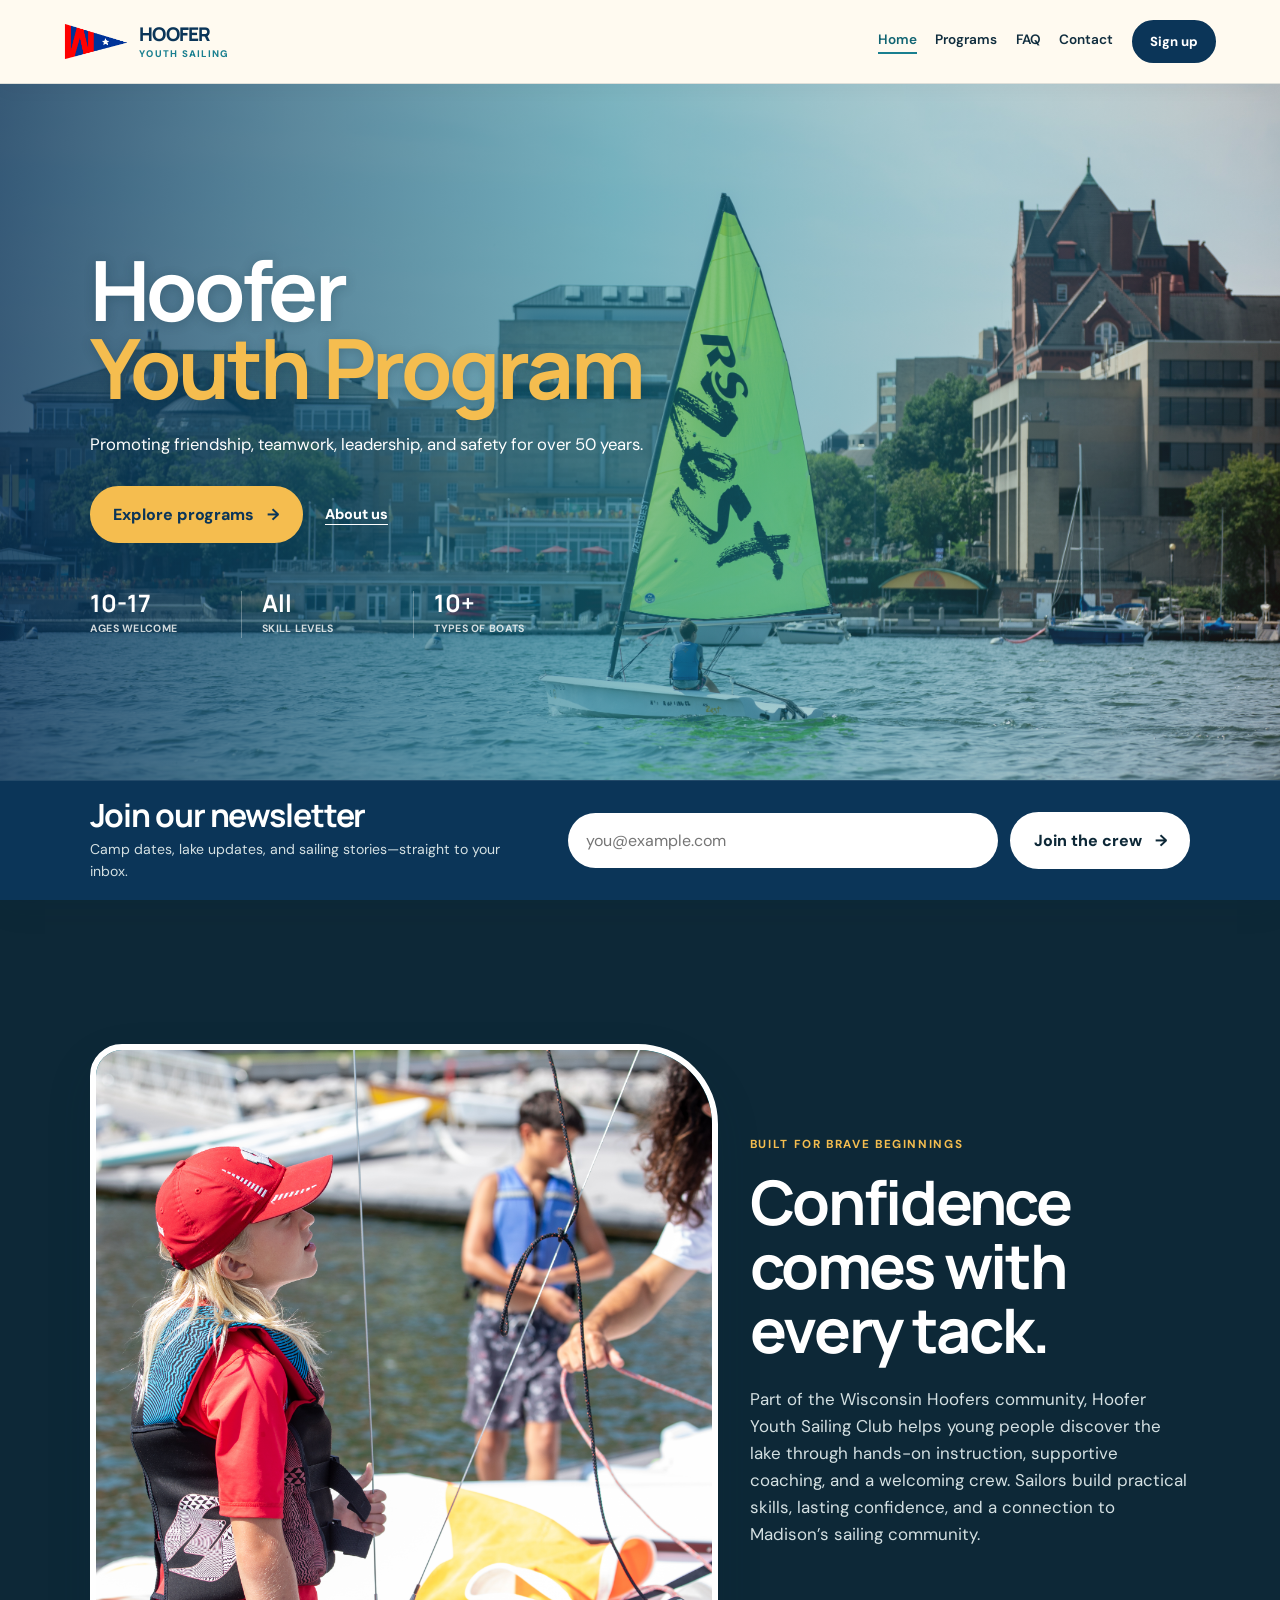
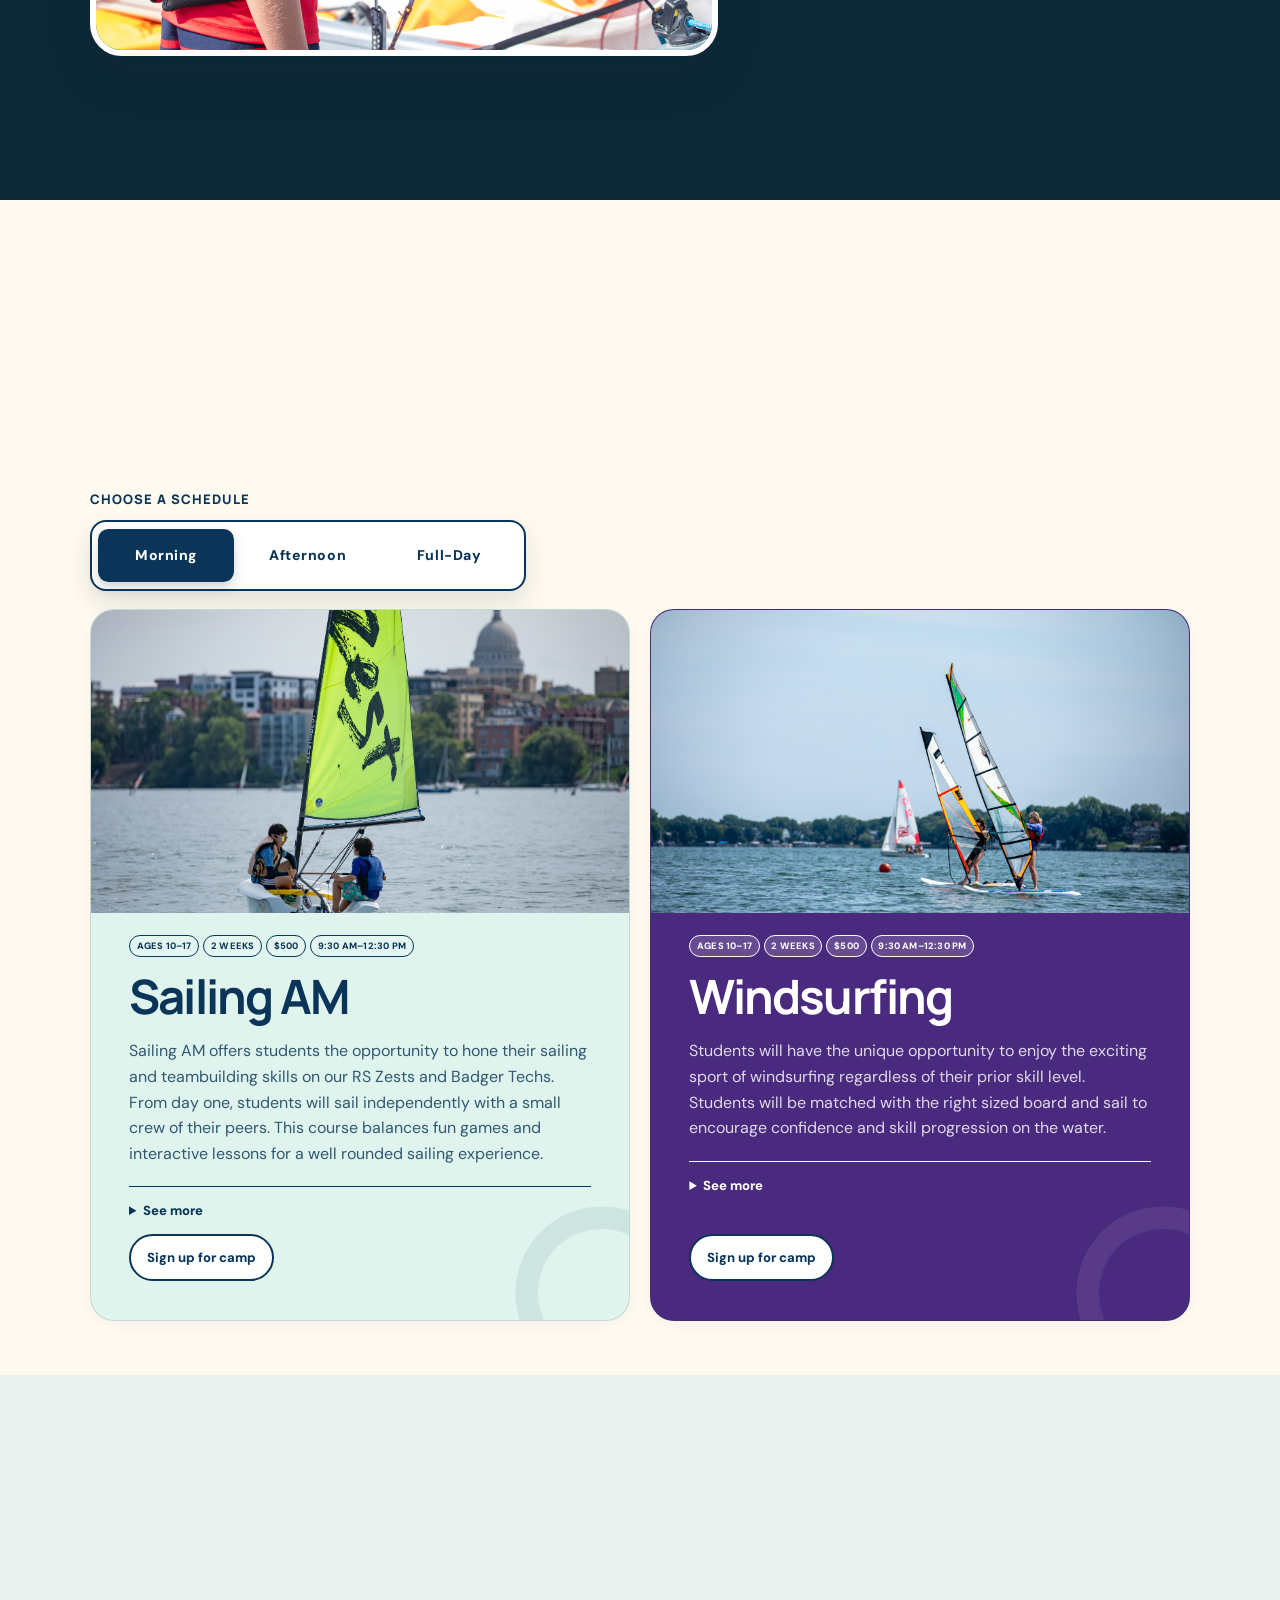
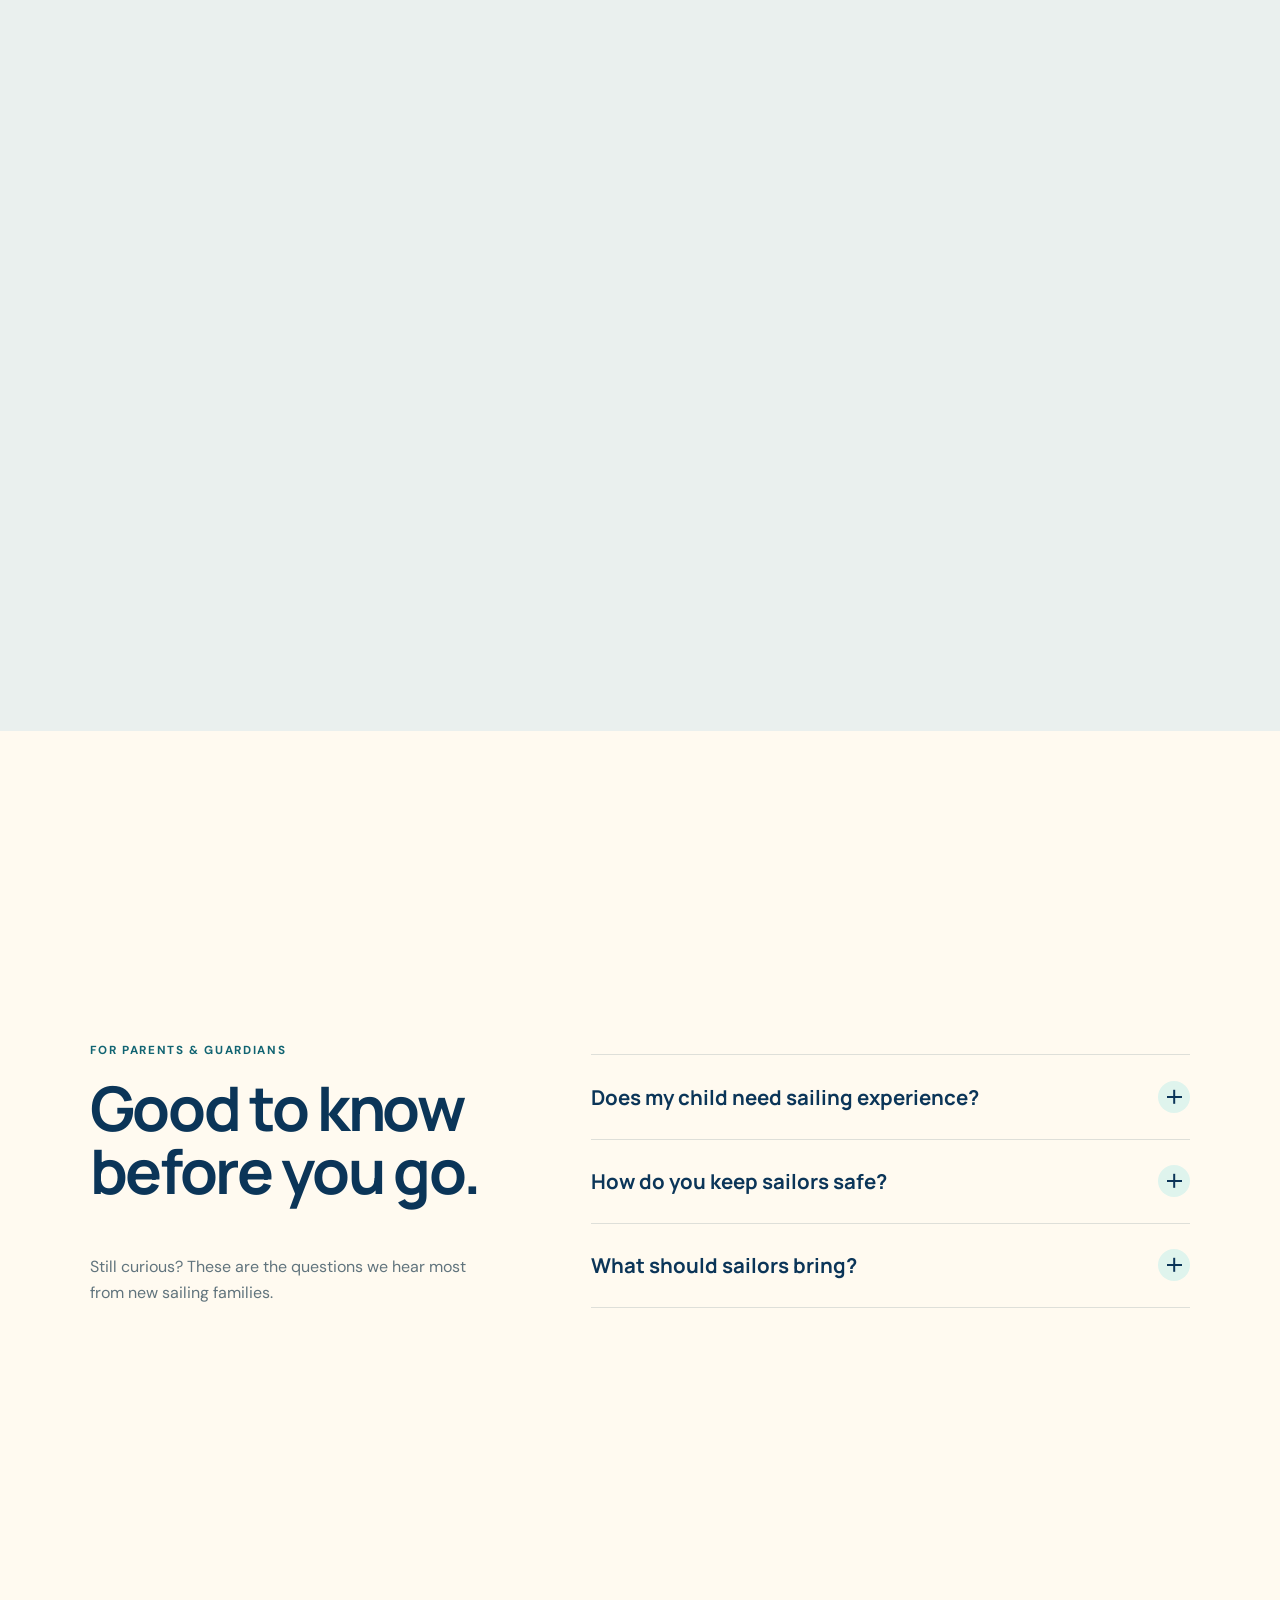
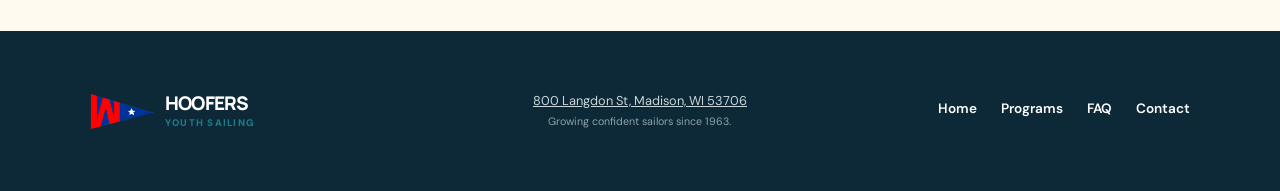
<file: index.html>
<!DOCTYPE html>
<html lang="en">
<head>
  <meta charset="UTF-8">
  <meta name="viewport" content="width=device-width, initial-scale=1.0">
  <meta name="description" content="Youth sailing programs that build confidence, teamwork, and a lifelong love of the water.">
  <title>Hoofer Youth Sailing | Find Your Crew</title>
  <link rel="preconnect" href="https://fonts.googleapis.com">
  <link rel="preconnect" href="https://fonts.gstatic.com" crossorigin>
  <link href="https://fonts.googleapis.com/css2?family=DM+Sans:wght@400;500;600;700&family=Manrope:wght@600;700;800&display=swap" rel="stylesheet">
  <link rel="stylesheet" href="styles.css">
</head>
<body>
  <header class="site-header" data-header>
    <a class="brand" href="./" aria-label="Hoofers Youth Sailing home">
      <img class="brand-mark" src="assets/HooferBurgee.png" alt="Hoofer Youth Sailing burgee" loading="eager">
      <span class="brand-copy">Hoofer <small>Youth Sailing</small></span>
    </a>
    <button id="menu-toggle" class="menu-toggle" type="button" aria-expanded="false" aria-controls="primary-nav">
      <span>Menu</span><i aria-hidden="true"></i>
    </button>
    <nav id="primary-nav" class="primary-nav" aria-label="Primary navigation">
      <a href="./" aria-current="page">Home</a>
      <a href="#programs">Programs</a>
      <a href="#faq">FAQ</a>
      <a href="contact/">Contact</a>
      <button class="button button-small" type="button" data-camp-signup>Sign up</button>
    </nav>
  </header>

  <main id="main-content">
    <section id="top" class="hero" aria-labelledby="hero-title">
      <div class="hero-copy" data-reveal>
        <h1 id="hero-title" aria-label="Your best summer starts here.">Hoofer<em>Youth Program</em></h1>
        <p class="hero-intro">Promoting friendship, teamwork, leadership, and safety for over 50 years.</p>
        <div class="hero-actions">
          <a class="button" href="#programs">Explore programs <span aria-hidden="true">→</span></a>
          <a class="text-link" href="#why-sailing">About us</a>
        </div>
        <ul class="trust-list" aria-label="Program highlights">
          <li><strong>10-17</strong><span>Ages welcome</span></li>
          <li><strong>All</strong><span>Skill levels</span></li>
          <li><strong>10+</strong><span>Types of Boats</span></li>
        </ul>
      </div>

    </section>

    <aside class="newsletter-banner" aria-labelledby="newsletter-title">
      <div class="newsletter-copy">
        <h2 id="newsletter-title">Join our newsletter</h2>
        <p>Camp dates, lake updates, and sailing stories—straight to your inbox.</p>
      </div>
      <form class="newsletter-form" data-newsletter-form novalidate>
        <label class="visually-hidden" for="newsletter-email">Email address</label>
        <input id="newsletter-email" name="email" type="email" autocomplete="email" placeholder="you@example.com" required>
        <button class="button" type="submit">Join the crew <span aria-hidden="true">→</span></button>
        <p class="newsletter-status" data-newsletter-status aria-live="polite"></p>
      </form>
    </aside>

    <section id="why-sailing" class="section confidence" aria-labelledby="confidence-title">
      <div class="confidence-visual" data-reveal>
        <div class="confidence-image" role="img" aria-label="Young sailors learning together around a sailboat"></div>
      </div>
      <div class="confidence-copy" data-reveal>
        <p class="eyebrow">Built for brave beginnings</p>
        <h2 id="confidence-title">Confidence comes with every tack.</h2>
        <p>Part of the Wisconsin Hoofers community, Hoofer Youth Sailing Club helps young people discover the lake through hands-on instruction, supportive coaching, and a welcoming crew. Sailors build practical skills, lasting confidence, and a connection to Madison’s sailing community.</p>
      </div>
    </section>

    <section id="programs" class="section programs" aria-labelledby="programs-title">
      <div class="section-heading" data-reveal>
        <div><p class="eyebrow"><h2 id="programs-title">Choose the course that fits your summer.</h2></div>
        </div>
      <div class="program-tabs">
        <p class="program-tabs-label">Choose a schedule</p>
        <div class="program-tab-list" role="tablist" aria-label="Course schedule">
          <button id="morning-tab" role="tab" aria-selected="true" aria-controls="morning-courses" data-program-tab type="button">Morning</button>
          <button id="afternoon-tab" role="tab" aria-selected="false" aria-controls="afternoon-courses" data-program-tab type="button" tabindex="-1">Afternoon</button>
          <button id="full-day-tab" role="tab" aria-selected="false" aria-controls="full-day-courses" data-program-tab type="button" tabindex="-1">Full-Day</button>
        </div>

        <div id="morning-courses" class="program-panel" role="tabpanel" aria-labelledby="morning-tab">
          <div class="program-grid program-grid-two">
            <article class="program-card program-discover">
              <img class="program-image" src="assets/SailingAM.jpg" alt="Young sailor learning to sail in the morning">
              <p class="program-meta"><span>Ages 10–17</span><span>2 weeks</span><span>$500</span><span>9:30 AM–12:30 PM</span></p>
              <h3>Sailing AM</h3>
              <p>Sailing AM offers students the opportunity to hone their sailing and teambuilding skills on our RS Zests and Badger Techs. From day one, students will sail independently with a small crew of their peers. This course balances fun games and interactive lessons for a well rounded sailing experience.
</p>
              <details class="program-more">
                <summary>See more</summary>
                <h4>Learning objectives:</h4>
                <ul>
                  <li>Independent rigging and derigging</li>
                  <li>Learn and identify all five points of sail</li>
                  <li>Improving proper sail trim</li>
                  <li>Improving on upwind sailing</li>
                  <li>Crew management and teamwork</li>
                  <li>Basic sailing terminology</li>
                  <li>Intermediate knot tying</li>
                  <li>Basic boat parts, sail controls, and their function</li>
                </ul>
              </details>
              <button class="program-signup" type="button" data-camp-signup>Sign up for camp</button>
            </article>
            <article class="program-card program-windsurf">
              <img class="program-image" src="assets/windsurfing.jpg" alt="Young sailor windsurfing on the lake">
              <p class="program-meta"><span>Ages 10–17</span><span>2 weeks</span><span>$500</span><span>9:30 AM–12:30 PM</span></p>
              <h3>Windsurfing</h3>
              <p>Students will have the unique opportunity to enjoy the exciting sport of windsurfing regardless of their prior skill level. Students will be matched with the right sized board and sail to encourage confidence and skill progression on the water.</p>
              <details class="program-more">
                <summary>See more</summary>
                <h4>Learning objectives:</h4>
                <ul>
                  <li>Proper windsurfer rigging</li>
                  <li>Basic parts of a windsurfer</li>
                  <li>Proper sail trim and steering</li>
                  <li>Self rescue and water safety</li>
                  <li>Finding wind direction</li>
                  <li>Ability to sail all five points of sail</li>
                </ul>
              </details>
              <button class="program-signup" type="button" data-camp-signup>Sign up for camp</button>
            </article>
          </div>
        </div>

        <div id="afternoon-courses" class="program-panel" role="tabpanel" aria-labelledby="afternoon-tab" hidden>
          <div class="program-grid program-grid-two">
            <article class="program-card program-discover">
              <img class="program-image" src="assets/SailingPM.jpg" alt="Young sailor learning to sail in the afternoon">
              <p class="program-meta"><span>Ages 10–17</span><span>2 weeks</span><span>$500</span><span>1:30 PM–4:30 PM</span></p>
              <h3>Sailing PM</h3>
              <p>Sailing PM offers students the opportunity to hone their sailing and teambuilding skills on our RS Zests and Badger Techs. From day one, students will sail independently with a small crew of their peers. This course balances fun games and interactive lessons for a well rounded sailing experience.
</p>
              <details class="program-more">
                <summary>See more</summary>
                <h4>Learning objectives:</h4>
                <ul>
                  <li>Independent rigging and derigging</li>
                  <li>Learn and identify all five points of sail</li>
                  <li>Improving proper sail trim</li>
                  <li>Improving on upwind sailing</li>
                  <li>Crew management and teamwork</li>
                  <li>Basic sailing terminology</li>
                  <li>Intermediate knot tying</li>
                  <li>Basic boat parts, sail controls, and their function</li>
                </ul>
              </details>
              <button class="program-signup" type="button" data-camp-signup>Sign up for camp</button>
            </article>
            <article class="program-card program-keelboat">
              <img class="program-image" src="assets/keelboat.jpg" alt="Young sailors aboard a keelboat">
              <p class="program-meta"><span>Ages 13–17</span><span>2 weeks</span><span>$500</span><span>1:30 PM–4:30 PM</span></p>
              <h3>Keelboat Clinic</h3>
              <p class="program-prerequisite"><strong>Prerequisites:</strong> Sailing Day Camp, Sailing AM, or Sailing PM</p>
              <p>In this course, students will sail on one of the many Hoofer keelboats ranging from our 33ft racers to a relaxing sail on one of our cruisers. Students will sail among a small crew of young sailors taking turns skippering and crewing as a team led by our specialized keelboat instructors.</p>
              <details class="program-more">
                <summary>See more</summary>
                <h4>Learning objectives:</h4>
                <ul>
                  <li>Gain leadership and teamworking skills</li>
                  <li>Ability to sail all five points of sail</li>
                  <li>Tacking and gybing</li>
                  <li>Keelboat safety</li>
                  <li>Basic rigging and derigging of keelboats</li>
                  <li>Effective sail trim and use of sail controls</li>
                  <li>Handling larger vessels under sail and under engine</li>
                  <li>Proficiency in tying common knots</li>
                </ul>
              </details>
              <button class="program-signup" type="button" data-camp-signup>Sign up for camp</button>
            </article>
          </div>
        </div>

        <div id="full-day-courses" class="program-panel" role="tabpanel" aria-labelledby="full-day-tab" hidden>
          <div class="program-grid">
            <article class="program-card program-intro">
              <img class="program-image" src="assets/Intro%20Daycamp.jpg" alt="Young sailors learning the basics in Intro to Sailing">
              <p class="program-meta"><span>Ages 10–17</span><span>1 week</span><span>$500</span><span>10:00 AM–4:00 PM</span></p>
              <h3>Intro to Sailing</h3>
              <p>Students will learn the fundamentals of sailing through hands-on instruction, interactive chalk talks, and on the water activities. Students start by sailing our Badger Sloops in small groups with their instructors, and progress to sailing our RS Zests or Badger Techs with their peers.</p>
              <details class="program-more">
                <summary>See more</summary>
                <h4>Learning objectives:</h4>
                <ul>
                  <li>Intro to rigging and derigging</li>
                  <li>Sail in any direction</li>
                  <li>Basic sail trim</li>
                  <li>Intro to boat parts</li>
                  <li>Safe capsize recovery</li>
                  <li>Tacking and gybing</li>
                  <li>Proper launching and landing on the pier</li>
                  <li>Basic knot tying</li>
                </ul>
              </details>
              <button class="program-signup" type="button" data-camp-signup>Sign up for camp</button>
            </article>
            <article class="program-card program-discover">
              <img class="program-image" src="assets/Daycamp.jpg" alt="Young sailors participating in sailing day camp">
              <p class="program-meta"><span>Ages 10–17</span><span>1 week</span><span>$500</span><span>10:00 AM–4:00 PM</span></p>
              <h3>Sailing Day Camp</h3>
              <p class="program-prerequisite"><strong>Prerequisites:</strong> Intro to Sailing or moderate sailing experience.</p>
              <p>Sailing Day Camp offers students the opportunity to hone their sailing and teambuilding skills on our RS Zests and Badger Techs. From day one, students will sail independently with a small crew of their peers. This course balances fun games and interactive lessons for a well rounded sailing experience.</p>
              <details class="program-more">
                <summary>See more</summary>
                <h4>Learning objectives:</h4>
                <ul>
                  <li>Independent rigging and derigging</li>
                  <li>Learn and identify all five points of sail</li>
                  <li>Improving proper sail trim</li>
                  <li>Improving on upwind sailing</li>
                  <li>Crew management and teamwork</li>
                  <li>Basic sailing terminology</li>
                  <li>Intermediate knot tying</li>
                  <li>Basic boat parts, sail controls, and their function</li>
                </ul>
              </details>
              <button class="program-signup" type="button" data-camp-signup>Sign up for camp</button>
            </article>
            <article class="program-card program-lead">
              <img class="program-image" src="assets/ADV%20Daycamp.jpg" alt="Advanced day campers sailing together">
              <p class="program-meta"><span>Ages 10–17</span><span>1 week</span><span>$500</span><span>10:00 AM–4:00 PM</span></p>
              <h3>Advanced Day Camp</h3>
              <p class="program-prerequisite"><strong>Prerequisites:</strong> Sailing Day Camp, Sailing AM, or Sailing PM.</p>
              <p>Advanced Sailing Day Camp builds off the foundation set from prior courses. Students will have the opportunity to sail our more advanced 420 and Topaz Ranger fleets. During this course, students will learn to work with their crew to complete sailing challenges and participate in fun sailing regattas with their peers.</p>
              <details class="program-more">
                <summary>See more</summary>
                <h4>Learning objectives:</h4>
                <ul>
                  <li>Advanced dingy rigging and derigging</li>
                  <li>Advanced sail control set up based on wind conditions</li>
                  <li>Racing techniques</li>
                  <li>Right of way rules</li>
                  <li>Spinnaker sailing</li>
                  <li>Advanced sailing maneuvers</li>
                  <li>Advanced sailing terminology</li>
                  <li>And much more!</li>
                </ul>
              </details>
              <button class="program-signup" type="button" data-camp-signup>Sign up for camp</button>
            </article>
          </div>
        </div>
      </div>
    </section>

    <section id="gallery" class="section gallery" aria-labelledby="gallery-title">
      <div class="gallery-heading" data-reveal>
        <p class="eyebrow">Life on the lake</p><h2 id="gallery-title">Sun out. Sails up.</h2>
      </div>
      <div class="slideshow" data-slideshow tabindex="0" aria-label="Youth sailing photo slideshow" data-reveal>
        <div class="slideshow-viewport" data-slideshow-viewport></div>
        <p class="slideshow-empty" data-slideshow-empty hidden>Photos coming soon.</p>
        <div class="slideshow-controls" data-slideshow-controls>
          <button class="slideshow-control" type="button" data-slide-previous aria-label="Previous photo"><span aria-hidden="true">←</span></button>
          <div class="slideshow-indicators" data-slide-indicators aria-label="Choose a photo"></div>
          <p class="slideshow-status" data-slide-status aria-live="polite"></p>
          <button class="slideshow-control" type="button" data-slide-next aria-label="Next photo"><span aria-hidden="true">→</span></button>
        </div>
      </div>
    </section>

    <section id="faq" class="section faq" aria-labelledby="faq-title">
      <div class="faq-heading" data-reveal><p class="eyebrow">For parents & guardians</p><h2 id="faq-title">Good to know before you go.</h2><p>Still curious? These are the questions we hear most from new sailing families.</p></div>
      <div class="faq-list" data-reveal>
        <div class="faq-item">
          <button data-faq-button type="button" aria-expanded="false" aria-controls="faq-experience"><span>Does my child need sailing experience?</span><i aria-hidden="true"></i></button>
          <div id="faq-experience" class="faq-panel" hidden><p>No. Discover programs are designed for first-time sailors, and every level includes an age-appropriate skills progression.</p></div>
        </div>
        <div class="faq-item">
          <button data-faq-button type="button" aria-expanded="false" aria-controls="faq-safety"><span>How do you keep sailors safe?</span><i aria-hidden="true"></i></button>
          <div id="faq-safety" class="faq-panel" hidden><p>Properly fitted life jackets, trained instructors, coach boats, small groups, and weather-aware plans are standard every day.</p></div>
        </div>
        <div class="faq-item">
          <button data-faq-button type="button" aria-expanded="false" aria-controls="faq-bring"><span>What should sailors bring?</span><i aria-hidden="true"></i></button>
          <div id="faq-bring" class="faq-panel" hidden><p>Bring sun protection, a refillable water bottle, secure closed-toe footwear, and comfortable clothes that can get wet.</p></div>
        </div>
      </div>
    </section>

  </main>

  <footer class="site-footer">
    <a class="brand brand-footer" href="./" aria-label="Hoofers Youth Sailing home"><img class="brand-mark" src="assets/HooferBurgee.png" alt="Hoofer Youth Sailing burgee" loading="eager"><span class="brand-copy">Hoofers <small>Youth Sailing</small></span></a>
    <p><a href="https://www.bing.com/maps?q=800%20Langdon%20St%2C%20Madison%2C%20WI%2053706" target="_blank" rel="noopener noreferrer">800 Langdon St, Madison, WI 53706</a><br><small>Growing confident sailors since 1963.</small></p>
    <nav aria-label="Footer navigation"><a href="./">Home</a><a href="#programs">Programs</a><a href="#faq">FAQ</a><a href="contact/">Contact</a></nav>
  </footer>

  <script src="js/common.js" defer></script>
  <script src="js/slideshow-manifest.js" defer></script>
  <script src="js/home.js" defer></script>
</body>
</html>
</file>
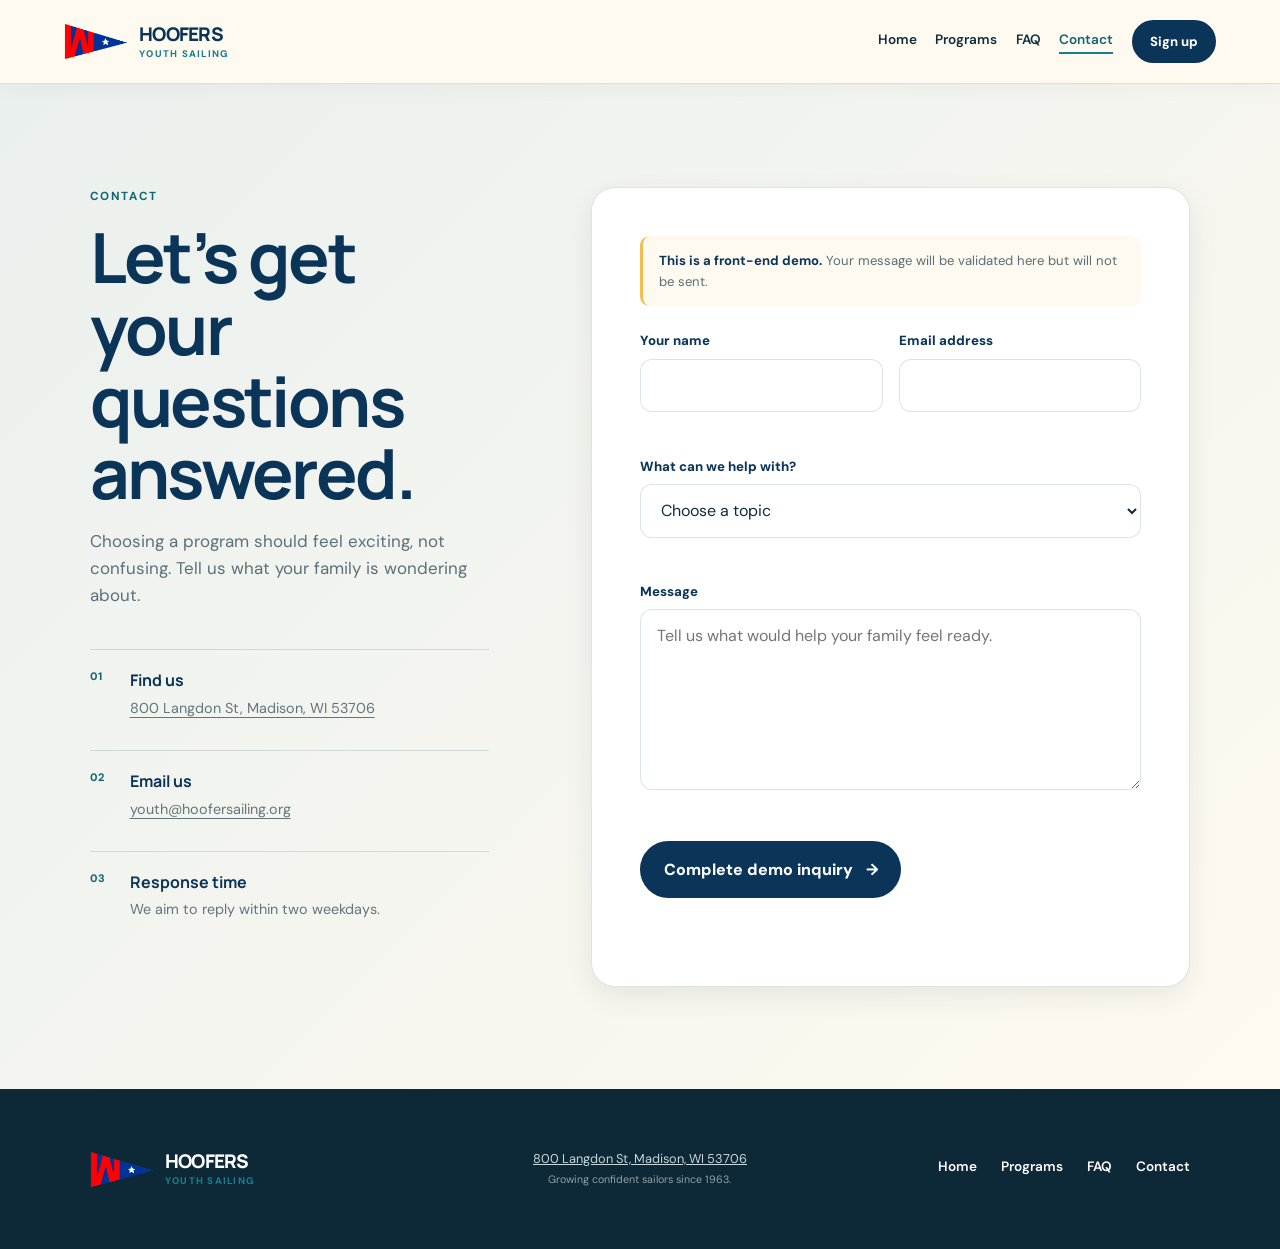
<file: contact/index.html>
<!DOCTYPE html>
<html lang="en">
<head>
  <meta charset="UTF-8"><meta name="viewport" content="width=device-width, initial-scale=1.0">
  <meta name="description" content="Contact Hoofers Youth Sailing with program questions.">
  <title>Contact | Hoofers Youth Sailing</title>
  <link rel="preconnect" href="https://fonts.googleapis.com"><link rel="preconnect" href="https://fonts.gstatic.com" crossorigin>
  <link href="https://fonts.googleapis.com/css2?family=DM+Sans:wght@400;500;600;700&family=Manrope:wght@600;700;800&display=swap" rel="stylesheet">
  <link rel="stylesheet" href="../styles.css">
</head>
<body>
  <header class="site-header" data-header>
    <a class="brand" href="../" aria-label="Hoofers Youth Sailing home"><img class="brand-mark" src="../assets/HooferBurgee.png" alt="Hoofer Youth Sailing burgee" loading="eager"><span class="brand-copy">Hoofers <small>Youth Sailing</small></span></a>
    <button id="menu-toggle" class="menu-toggle" type="button" aria-expanded="false" aria-controls="primary-nav"><span>Menu</span><i aria-hidden="true"></i></button>
    <nav id="primary-nav" class="primary-nav" aria-label="Primary navigation"><a href="../">Home</a><a href="../#programs">Programs</a><a href="../#faq">FAQ</a><a href="../contact/" aria-current="page">Contact</a><button class="button button-small" type="button" data-camp-signup>Sign up</button></nav>
  </header>
  <main id="main-content" class="page-main contact-page">
    <section class="contact-layout">
      <div class="contact-details" data-reveal><p class="eyebrow">Contact</p><h1>Let’s get your questions answered.</h1><p>Choosing a program should feel exciting, not confusing. Tell us what your family is wondering about.</p><div class="contact-cards"><article><span>01</span><strong>Find us</strong><p><a href="https://www.bing.com/maps?q=800%20Langdon%20St%2C%20Madison%2C%20WI%2053706" target="_blank" rel="noopener noreferrer">800 Langdon St, Madison, WI 53706</a></p></article><article><span>02</span><strong>Email us</strong><p><a href="mailto:youth@hoofersailing.org">youth@hoofersailing.org</a></p></article><article><span>03</span><strong>Response time</strong><p>We aim to reply within two weekdays.</p></article></div></div>
      <div class="form-card" data-reveal><p class="demo-note"><strong>This is a front-end demo.</strong> Your message will be validated here but will not be sent.</p><form data-demo-form data-form-kind="contact" data-success-message="Thanks—your demo inquiry is complete. No message was sent." novalidate>
        <div class="field-row"><div class="field"><label for="contact-name">Your name</label><input id="contact-name" name="name" type="text" autocomplete="name" required data-validate aria-describedby="contact-name-error"><p id="contact-name-error" class="field-error"></p></div><div class="field"><label for="contact-email">Email address</label><input id="contact-email" name="email" type="email" autocomplete="email" required data-validate aria-describedby="contact-email-error"><p id="contact-email-error" class="field-error"></p></div></div>
        <div class="field"><label for="contact-topic">What can we help with?</label><select id="contact-topic" name="topic" required data-validate aria-describedby="contact-topic-error"><option value="">Choose a topic</option><option>Choosing a program</option><option>Safety and accessibility</option><option>Schedule and weather</option><option>Something else</option></select><p id="contact-topic-error" class="field-error"></p></div>
        <div class="field"><label for="contact-message">Message</label><textarea id="contact-message" name="message" rows="6" required data-validate aria-describedby="contact-message-error" placeholder="Tell us what would help your family feel ready."></textarea><p id="contact-message-error" class="field-error"></p></div>
        <button class="button" type="submit">Complete demo inquiry <span aria-hidden="true">→</span></button><p class="form-status" data-form-status aria-live="polite"></p>
      </form></div>
    </section>
  </main>
  <footer class="site-footer"><a class="brand brand-footer" href="../" aria-label="Hoofers Youth Sailing home"><img class="brand-mark" src="../assets/HooferBurgee.png" alt="Hoofer Youth Sailing burgee" loading="eager"><span class="brand-copy">Hoofers <small>Youth Sailing</small></span></a><p><a href="https://www.bing.com/maps?q=800%20Langdon%20St%2C%20Madison%2C%20WI%2053706" target="_blank" rel="noopener noreferrer">800 Langdon St, Madison, WI 53706</a><br><small>Growing confident sailors since 1963.</small></p><nav aria-label="Footer navigation"><a href="../">Home</a><a href="../#programs">Programs</a><a href="../#faq">FAQ</a><a href="../contact/">Contact</a></nav></footer>
  <script src="../js/common.js" defer></script>
  <script src="../js/forms-common.js" defer></script>
  <script src="../js/contact.js" defer></script>
</body>
</html>
</file>
<file: styles.css>
:root {
  --navy: #0b3558;
  --navy-deep: #0d2837;
  --seafoam: #dff4ed;
  --ocean: #197f8f;
  --ocean-dark: #116472;
  --coral: #f4872d;
  --sunny: #f5bd4f;
  --cream: #fffaf0;
  --ink: #102d3e;
  --white: #ffffff;
  --mist: #eaf0ee;
  --sand: #e9e0d1;
  --edan-purple: #4a2a7e;
  --line: rgba(23, 57, 77, 0.14);
  --font-display: "Manrope", "Arial Black", sans-serif;
  --font-body: "DM Sans", Arial, sans-serif;
  --radius-sm: .85rem;
  --radius-lg: 1.5rem;
  --shadow: 0 1.25rem 3rem rgba(13, 40, 55, 0.12);
  --shadow-soft: 0 .65rem 1.8rem rgba(13, 40, 55, 0.08);
}

* { box-sizing: border-box; }
html { scroll-behavior: smooth; }
body {
  margin: 0;
  overflow-x: clip;
  background: var(--cream);
  color: var(--ink);
  font-family: var(--font-body);
  font-size: 1rem;
  line-height: 1.6;
}
body, button, a { -webkit-font-smoothing: antialiased; }
a { color: inherit; }
button { font: inherit; }
img { display: block; max-width: 100%; }
h1, h2, h3, p { margin-top: 0; }
h1, h2, h3 { font-family: var(--font-display); line-height: 1.04; letter-spacing: -0.038em; }
h2 { font-size: clamp(2.35rem, 4.8vw, 4.6rem); }
section[id] { scroll-margin-top: 5.5rem; }
*:focus-visible { outline: 3px solid var(--coral); outline-offset: 4px; }

.visually-hidden { position: absolute; width: 1px; height: 1px; padding: 0; overflow: hidden; clip: rect(0 0 0 0); white-space: nowrap; border: 0; }

.site-header {
  position: sticky; z-index: 50; top: 0; display: flex; align-items: center; justify-content: space-between;
  min-height: 4.8rem; padding: .6rem clamp(1.25rem, 5vw, 5.5rem); border-bottom: 1px solid var(--line);
  background: var(--cream); box-shadow: 0 .25rem 1.25rem rgba(13, 40, 55, .04); backdrop-filter: blur(18px);
}
.brand { display: inline-flex; align-items: center; gap: .7rem; color: var(--navy); text-decoration: none; line-height: 1; }
.brand-mark { display: block; width: 4rem; height: 4rem; object-fit: contain; padding: 0; background: transparent; border-radius: 0; box-shadow: none; }
.brand-copy { display: flex; flex-direction: column; justify-content: center; font-family: var(--font-display); font-size: 1.18rem; font-weight: 800; line-height: .95; letter-spacing: -.04em; text-transform: uppercase; }
.brand-copy small { display: block; margin-top: .32rem; color: var(--ocean); font-family: var(--font-body); font-size: .6rem; letter-spacing: .13em; }
.primary-nav { display: flex; align-items: center; gap: clamp(1.25rem, 2.5vw, 2.5rem); }
.primary-nav > a:not(.button), .site-footer nav a { font-size: .85rem; font-weight: 600; text-decoration: none; }
.primary-nav > a:not(.button)::after, .site-footer nav a::after { content: ""; display: block; width: 0; height: 2px; margin-top: 2px; background: var(--ocean); transition: width .2s ease; }
.primary-nav > a:hover::after, .site-footer nav a:hover::after { width: 100%; }
.menu-toggle { display: none; border: 0; background: transparent; color: var(--navy); font-weight: 800; }
.menu-toggle i, .menu-toggle i::before { display: block; width: 1.35rem; height: 2px; background: currentColor; content: ""; transition: transform .2s ease; }
.menu-toggle i::before { transform: translateY(6px); }
.menu-toggle[aria-expanded="true"] i { transform: translateY(3px) rotate(45deg); }
.menu-toggle[aria-expanded="true"] i::before { transform: rotate(-90deg); }

.button {
  display: inline-flex; align-items: center; justify-content: center; gap: .8rem; min-height: 3.35rem; padding: .85rem 1.35rem;
  border: 2px solid var(--navy); border-radius: 999px; background: var(--navy); color: var(--white);
  font-weight: 800; text-decoration: none; transition: transform .2s ease, box-shadow .2s ease, background .2s ease;
}
.button:hover { background: var(--navy-deep); transform: translateY(-2px); box-shadow: 0 .7rem 1.3rem rgba(13, 40, 55, .18); }
.button span { transition: transform .2s ease; }
.button:hover span { transform: translateX(4px); }
.button-small { min-height: 2.7rem; padding: .55rem 1rem; font-size: .82rem; }

.eyebrow { margin-bottom: 1rem; color: var(--ocean-dark); font-size: .73rem; font-weight: 700; letter-spacing: .14em; text-transform: uppercase; }
.hero {
  position: relative; display: grid; grid-template-columns: minmax(0, 43rem); align-items: center;
  min-height: calc(100vh - 5.25rem); padding: clamp(3.5rem, 7vw, 7.5rem) clamp(1.25rem, 7vw, 7.5rem) clamp(4rem, 7vw, 6.5rem);
  background: linear-gradient(90deg, rgba(11, 53, 88, .76) 0%, rgba(25, 127, 143, .52) 48%, rgba(245, 189, 79, .08) 100%), url("assets/HeroBanner.jpg") center 67% / cover no-repeat;
}
.hero-copy { position: relative; z-index: 2; max-width: 43rem; }
.hero-copy .eyebrow { display: flex; align-items: center; gap: .7rem; }
.hero-copy .eyebrow span { width: 2rem; height: 2px; background: var(--coral); }
.hero h1 { margin-bottom: 1.5rem; color: var(--white); font-size: clamp(3.6rem, 6.5vw, 6.7rem); line-height: .94; text-shadow: 0 .12rem .7rem rgba(13, 40, 55, .24); }
.hero h1 em { display: block; color: var(--sunny); font-style: normal; }
.hero-intro { max-width: 35rem; margin-bottom: 1.8rem; color: var(--white); font-size: clamp(1rem, 1.3vw, 1.16rem); }
.hero-actions { display: flex; align-items: center; gap: 1.4rem; flex-wrap: wrap; }
.hero .button { border-color: var(--sunny); background: var(--sunny); color: var(--navy); }
.hero .button:hover { border-color: var(--cream); background: var(--cream); }
.text-link { color: var(--white); font-size: .9rem; font-weight: 800; text-underline-offset: .3rem; }
.trust-list { display: flex; gap: 0; max-width: 31rem; margin: 3rem 0 0; padding: 0; list-style: none; }
.trust-list li { display: flex; flex: 1; flex-direction: column; padding-right: 1rem; border-right: 1px solid rgba(252, 252, 250, .3); }
.trust-list li + li { padding-left: 1.25rem; }
.trust-list li:last-child { border: 0; }
.trust-list strong { color: var(--white); font-family: var(--font-display); font-size: 1.5rem; line-height: 1; }
.trust-list span { margin-top: .4rem; color: rgba(252, 252, 250, .82); font-size: .66rem; font-weight: 700; letter-spacing: .03em; text-transform: uppercase; }
.image-placeholder { position: relative; display: flex; overflow: hidden; background-color: #a8d8dc; color: var(--navy); isolation: isolate; }
.image-placeholder::before { content: ""; position: absolute; z-index: -1; inset: 0; opacity: .65; background-image: linear-gradient(145deg, transparent 49.5%, rgba(11,53,88,.14) 50%, transparent 50.5%), linear-gradient(35deg, transparent 49.5%, rgba(11,53,88,.11) 50%, transparent 50.5%); background-size: 4rem 4rem; }
.placeholder-icon { position: absolute; top: 1.5rem; right: 1.5rem; display: grid; width: 2.7rem; height: 2.7rem; place-items: center; border-radius: 50%; background: rgba(255,255,255,.8); font-size: 1.2rem; }
.placeholder-label { display: inline-flex; flex-direction: column; padding: .7rem .9rem; border-radius: .7rem; background: rgba(255,255,255,.88); font-size: .82rem; font-weight: 800; line-height: 1.2; }
.placeholder-label small { margin-bottom: .25rem; color: var(--ocean-dark); font-size: .58rem; letter-spacing: .1em; text-transform: uppercase; }

.newsletter-banner { position: relative; z-index: 2; display: grid; grid-template-columns: minmax(15rem, .8fr) minmax(25rem, 1.2fr); gap: clamp(2rem, 5vw, 5rem); align-items: center; min-height: 7.5rem; margin-top: -1.5rem; padding: 1rem clamp(1.25rem, 7vw, 7.5rem); border-top: 1px solid rgba(252,252,250,.1); background: var(--navy); color: var(--white); box-shadow: var(--shadow-soft); }
.newsletter-copy h2 { margin-bottom: .35rem; color: var(--white); font-size: clamp(1.5rem, 2.5vw, 2.2rem); letter-spacing: -.035em; }
.newsletter-copy p { margin: 0; color: #d4e0e2; font-size: .88rem; }
.newsletter-form { position: relative; display: grid; grid-template-columns: minmax(12rem, 1fr) auto; gap: .65rem .75rem; align-items: center; }
.newsletter-form input { width: 100%; min-height: 3.35rem; padding: .8rem 1rem; border: 2px solid transparent; border-radius: 999px; background: var(--white); color: var(--ink); font: inherit; }
.newsletter-form input:focus { border-color: var(--sunny); box-shadow: 0 0 0 .25rem rgba(197,163,106,.2); outline: 0; }
.newsletter-form .button { border-color: var(--white); background: var(--white); color: var(--navy-deep); white-space: nowrap; }
.newsletter-form .button:hover { border-color: var(--sand); background: var(--sand); }
.newsletter-status { position: absolute; top: calc(100% + .25rem); right: 0; left: 0; min-height: 1.2rem; margin: 0; color: var(--sunny); font-size: .78rem; font-weight: 800; }

.section { padding: clamp(5rem, 9vw, 9rem) clamp(1.25rem, 7vw, 7.5rem); }
.section-heading { display: grid; grid-template-columns: 1.2fr .65fr; gap: 4rem; align-items: end; max-width: 85rem; margin: 0 auto 4rem; }
.section-heading h2 { max-width: 13ch; margin-bottom: 0; color: var(--navy); }
.section-heading > p { margin-bottom: .6rem; color: #61747d; font-size: 1.02rem; }
.programs { background: var(--cream); }
.program-tabs { max-width: 85rem; margin: 0 auto; }
.program-tabs-label { margin: 0 0 .65rem; color: var(--navy); font-family: var(--font-display); font-size: .82rem; font-weight: 800; letter-spacing: .08em; text-transform: uppercase; }
.program-tab-list { display: flex; gap: .35rem; width: fit-content; max-width: 100%; padding: .4rem; border: 2px solid var(--navy); border-radius: 1rem; background: var(--white); box-shadow: 0 .7rem 1.5rem rgba(13, 40, 55, .12); }
.program-tab-list button { min-width: 8.5rem; min-height: 3.25rem; padding: .85rem 1.4rem; border: 2px solid transparent; border-radius: .65rem; background: transparent; color: var(--navy); cursor: pointer; font: inherit; font-size: .88rem; font-weight: 800; letter-spacing: .04em; transition: background .1s ease, color .1s ease, border-color .1s ease, transform .1s ease; }
.program-tab-list button:hover { border-color: var(--ocean); background: var(--seafoam); }
.program-tab-list button[aria-selected="true"] { background: var(--navy); color: var(--white); box-shadow: 0 .35rem .75rem rgba(13, 40, 55, .2); }
.program-tab-list button[aria-selected="true"]:hover { border-color: var(--navy); background: var(--navy-deep); }
.program-tab-list button:focus-visible { outline-offset: 2px; }
.program-panel { margin-top: 2rem; }
.program-panel[hidden] { display: none; }
.program-grid { display: grid; grid-template-columns: repeat(3, 1fr); gap: 1.25rem; max-width: 85rem; margin: 0 auto; }
.program-grid-two { grid-template-columns: repeat(2, minmax(0, 1fr)); }
.program-card { --card-padding: clamp(1.5rem, 3vw, 2.4rem); position: relative; display: flex; flex-direction: column; min-height: 29rem; padding: var(--card-padding); overflow: hidden; border: 1px solid var(--line); border-radius: var(--radius-lg); box-shadow: 0 .25rem .9rem rgba(13,40,55,.035); transition: transform .25s ease, box-shadow .25s ease; }
.program-card:hover { transform: translateY(-.3rem); box-shadow: var(--shadow); }
.program-card::after { content: ""; position: absolute; right: -2.4rem; bottom: -2.4rem; width: 8rem; height: 8rem; border: 1px solid currentColor; border-radius: 50%; opacity: .08; box-shadow: 0 0 0 1.25rem transparent, 0 0 0 1.35rem currentColor; }
.program-discover { background: var(--seafoam); color: var(--navy); }
.program-develop { background: var(--ink); color: var(--white); }
.program-lead { background: var(--ink); color: var(--white); }
.program-windsurf { background: var(--edan-purple); color: var(--white); }
.program-keelboat { background: var(--ocean); color: var(--white); }
.program-intro { background: var(--sunny); color: var(--ink); }
.program-image-placeholder { display: grid; width: calc(100% + (2 * var(--card-padding))); aspect-ratio: 16 / 9; margin: calc(-1 * var(--card-padding)) calc(-1 * var(--card-padding)) 1.75rem; place-items: center; border: 0; border-radius: 0; background: rgba(255,255,255,.22); }
.program-image { display: block; width: calc(100% + (2 * var(--card-padding))); max-width: none; aspect-ratio: 16 / 9; margin: calc(-1 * var(--card-padding)) calc(-1 * var(--card-padding)) 1.75rem; object-fit: cover; }
.program-image-placeholder span { opacity: .66; font-size: .64rem; font-weight: 800; letter-spacing: .12em; text-transform: uppercase; }
.program-meta { display: flex; flex-wrap: nowrap; gap: .25rem; margin-bottom: .9rem; font-size: .58rem; font-weight: 800; letter-spacing: .02em; text-transform: uppercase; }
.program-meta span { padding: .28rem .42rem; border: 1px solid currentColor; border-radius: 999px; background: rgba(255,255,255,.16); line-height: 1.2; white-space: nowrap; }
.program-card h3 { max-width: 11ch; margin-bottom: 1.1rem; font-size: clamp(2.3rem, 3.7vw, 3.5rem); }
.program-prerequisite { margin: -.35rem 0 .9rem; font-size: .76rem; font-style: italic; line-height: 1.4; opacity: .8; }
.program-prerequisite strong { font-style: normal; }
.program-card > p:not(.program-meta):not(.program-prerequisite) { min-height: 7.5rem; opacity: .82; }
.program-more { position: relative; z-index: 2; margin-top: .25rem; border-top: 1px solid currentColor; }
.program-more summary { padding: .8rem 0; cursor: pointer; font-size: .82rem; font-weight: 800; }
.program-more h4 { margin: .15rem 0 .5rem; font-size: .82rem; }
.program-more ul { margin: 0 0 .9rem; padding-left: 1.2rem; font-size: .82rem; }
.program-more li + li { margin-top: .35rem; }
.program-signup { position: relative; z-index: 2; align-self: flex-start; margin-top: auto; padding: .7rem 1rem; border: 2px solid var(--navy); border-radius: 999px; background: var(--white); color: var(--navy); cursor: pointer; font: inherit; font-size: .82rem; font-weight: 800; text-decoration: none; }
.program-signup:hover { background: var(--cream); }

.confidence { display: grid; grid-template-columns: minmax(22rem, 1.15fr) minmax(22rem, .85fr); gap: clamp(2.5rem, 5vw, 6rem); align-items: center; background: var(--navy-deep); color: var(--white); }
.confidence-visual { position: relative; width: min(100%, 52rem); min-height: 43rem; margin-left: auto; }
.confidence-image { position: absolute; inset: 0; right: -1.5rem; width: calc(100% + 2rem); overflow: hidden; border: .4rem solid var(--white); border-radius: 2rem 5rem 2rem 2rem; background-color: var(--ocean); box-shadow: var(--shadow); }
.confidence-image::before { content: ""; position: absolute; inset: -6%; background: url("assets/Instruction_1.jpg") 68% center / cover no-repeat; }
.confidence-copy { max-width: 32rem; }
.confidence-copy .eyebrow { color: var(--sunny); }
.confidence-copy h2 { max-width: 11ch; margin-bottom: 1.5rem; }
.confidence-copy > p:not(.eyebrow) { max-width: 40rem; color: #d4e0e2; font-size: 1.06rem; }

.gallery { background: var(--mist); }
.gallery-heading { max-width: 85rem; margin: 0 auto 3.5rem; text-align: center; }
.gallery-heading h2 { margin-bottom: 0; color: var(--navy); }
.slideshow { max-width: 85rem; margin: 0 auto; }
.slideshow-viewport { position: relative; overflow: hidden; border: .5rem solid var(--white); border-radius: 1.5rem 4.5rem 1.5rem 1.5rem; background: var(--ocean); box-shadow: var(--shadow-soft); }
.slideshow-slide { position: relative; margin: 0; }
.slideshow-slide[hidden] { display: none; }
.slideshow-slide img { display: block; width: 100%; aspect-ratio: 16 / 9; object-fit: cover; }
.slideshow-slide figcaption { position: static; padding: 1rem 1.2rem; background: rgba(13,40,55,.84); color: var(--white); font-family: var(--font-display); font-weight: 700; }
.slideshow-caption-title { display: block; font-size: 1.05rem; }
.slideshow-caption-description { display: block; margin-top: .3rem; font-family: var(--font-body); font-size: .88rem; font-weight: 500; line-height: 1.4; }
.slideshow-controls { display: grid; grid-template-columns: auto 1fr auto auto; gap: 1rem; align-items: center; margin-top: 1.25rem; }
.slideshow-control { display: grid; width: 3.25rem; height: 3.25rem; place-items: center; border: 0; border-radius: 50%; background: var(--navy); color: var(--white); cursor: pointer; font-size: 1.25rem; transition: transform .2s ease, box-shadow .2s ease, background .2s ease; }
.slideshow-control:hover { background: var(--navy-deep); transform: translateY(-2px); box-shadow: var(--shadow-soft); }
.slideshow-indicators { display: flex; justify-content: center; gap: .55rem; }
.slideshow-indicator { width: .75rem; height: .75rem; padding: 0; border: 2px solid var(--navy); border-radius: 50%; background: transparent; cursor: pointer; transition: transform .2s ease, background .2s ease; }
.slideshow-indicator[aria-current="true"] { background: var(--navy); transform: scale(1.2); }
.slideshow-status { margin: 0; color: var(--navy); font-size: .8rem; font-weight: 800; }
.slideshow-empty { margin: 0; padding: 6rem 1rem; border: .5rem solid var(--white); border-radius: 2.5rem; background: rgba(255,255,255,.35); color: var(--navy); text-align: center; font-family: var(--font-display); font-size: 1.5rem; font-weight: 800; }

.faq { display: grid; grid-template-columns: .8fr 1.2fr; gap: clamp(3rem, 8vw, 8rem); background: var(--cream); }
.faq-heading h2 { max-width: 10ch; color: var(--navy); }
.faq-heading > p:last-child { max-width: 27rem; color: #61747d; }
.faq-list { align-self: center; }
.faq-item { border-top: 1px solid var(--line); }
.faq-item:last-child { border-bottom: 1px solid var(--line); }
.faq-item button { display: flex; align-items: center; justify-content: space-between; width: 100%; min-height: 5.2rem; padding: 1.2rem 0; border: 0; background: transparent; color: var(--navy); cursor: pointer; text-align: left; }
.faq-item button span { padding-right: 1rem; font-family: var(--font-display); font-size: clamp(1rem, 1.6vw, 1.3rem); font-weight: 700; }
.faq-item button i { position: relative; flex: 0 0 2rem; width: 2rem; height: 2rem; border-radius: 50%; background: var(--seafoam); }
.faq-item button i::before, .faq-item button i::after { content: ""; position: absolute; top: calc(50% - 1px); left: calc(50% - .45rem); width: .9rem; height: 2px; background: var(--navy); transition: transform .2s ease; }
.faq-item button i::after { transform: rotate(90deg); }
.faq-item button[aria-expanded="true"] i::after { transform: rotate(0); }
.faq-panel p { max-width: 42rem; margin: -.4rem 3rem 1.5rem 0; color: #61747d; }

.site-footer { display: grid; grid-template-columns: 1fr 1fr 1fr; align-items: center; gap: 2rem; padding: 3rem clamp(1.25rem, 7vw, 7.5rem); background: var(--navy-deep); color: var(--white); }
.brand-footer { color: var(--white); }
.site-footer > p { margin: 0; color: #c9d7da; font-size: .8rem; text-align: center; }
.site-footer > p small { opacity: .7; }
.site-footer nav { display: flex; justify-content: flex-end; gap: 1.5rem; }

.reveal-ready [data-reveal] { opacity: 0; transform: translateY(1.5rem); transition: opacity .65s ease, transform .65s ease; }
.reveal-ready [data-reveal].is-visible { opacity: 1; transform: translateY(0); }
.reveal-ready .program-grid [data-reveal]:nth-child(2) { transition-delay: .08s; }
.reveal-ready .program-grid [data-reveal]:nth-child(3) { transition-delay: .16s; }

@media (min-width: 68.0625rem) {
  .hero {
    min-height: calc(100svh - 5.25rem - 6rem);
    padding-block: clamp(2rem, 4vh, 3.5rem);
  }
  .section {
    min-height: 100svh;
    padding-block: clamp(3rem, 6vh, 5rem);
  }
  .programs, .gallery {
    display: grid;
    align-content: center;
  }
  .confidence, .faq { align-items: center; }
  .section-heading { margin-bottom: clamp(1.5rem, 3vh, 2.5rem); }
  .program-panel { margin-top: clamp(1rem, 2vh, 1.5rem); }
  .program-card { min-height: clamp(22rem, 46vh, 26rem); }
  .program-image-placeholder, .program-image { margin-bottom: clamp(1.25rem, 2.5vh, 1.75rem); }
  .program-card > p:not(.program-meta):not(.program-prerequisite) { min-height: clamp(4.5rem, 8vh, 6rem); }
  .confidence-visual { min-height: min(68vh, 40rem); }
  .gallery-heading { margin-bottom: clamp(1.25rem, 3vh, 2rem); }
  .slideshow { width: 100%; max-width: min(85rem, 112vh); }
  .slideshow-controls { margin-top: clamp(.75rem, 1.5vh, 1.25rem); }
}

@media (max-width: 68rem) {
  .hero { padding-inline: 3rem; }
  .hero h1 { font-size: clamp(3.6rem, 7vw, 5.3rem); }
  .section { padding-inline: 3rem; }
  .confidence { grid-template-columns: .9fr 1.1fr; gap: 4rem; }
  .confidence-visual { min-height: 35rem; }
}

@media (max-width: 48rem) {
  .site-header { min-height: 4.75rem; padding-inline: 1.25rem; }
  .menu-toggle { display: flex; align-items: center; gap: .7rem; min-height: 2.75rem; padding: .5rem; cursor: pointer; }
  .primary-nav { position: absolute; top: calc(100% - 1px); right: 1rem; left: 1rem; display: none; align-items: stretch; gap: 0; padding: 1rem; border-radius: 0 0 1rem 1rem; background: var(--cream); box-shadow: var(--shadow); }
  .primary-nav.is-open { display: flex; flex-direction: column; }
  .primary-nav > a:not(.button) { min-height: 3rem; padding: .75rem; }
  .primary-nav .button { margin-top: .5rem; }
  .hero { grid-template-columns: 1fr; min-height: auto; padding: 4rem 1.25rem 3rem; background-position: center, 70% center; }
  .hero-copy { max-width: none; }
  .hero h1 { font-size: clamp(3.4rem, 16vw, 5.6rem); }
  .trust-list { margin-top: 2.5rem; }
  .newsletter-banner { grid-template-columns: 1fr; gap: 1rem; min-height: auto; margin-top: 0; padding: 2rem 1.25rem; text-align: center; }
  .newsletter-form { grid-template-columns: 1fr; }
  .newsletter-status { position: static; grid-column: 1; }
  .section { padding: 5.5rem 1.25rem; }
  .section-heading { grid-template-columns: 1fr; gap: 1.4rem; margin-bottom: 2.5rem; }
  .program-tab-list { display: grid; grid-template-columns: repeat(3, 1fr); width: 100%; }
  .program-tab-list button { min-width: 0; padding-inline: .75rem; }
  .program-grid { grid-template-columns: 1fr; }
  .program-card { min-height: 25rem; }
  .confidence { grid-template-columns: 1fr; gap: 4rem; }
  .confidence-visual { min-height: 30rem; }
  .confidence-image::before { background-position: 72% center; }
  .confidence-note { right: -.4rem; }
  .slideshow-viewport { border-radius: 2rem 4rem 2rem 2rem; }
  .slideshow-slide img { aspect-ratio: 4 / 3; }
  .slideshow-controls { grid-template-columns: auto 1fr auto; }
  .slideshow-status { grid-column: 1 / -1; grid-row: 2; text-align: center; }
  .slideshow-control { min-width: 3rem; min-height: 3rem; }
  .faq { grid-template-columns: 1fr; gap: 2.5rem; }
  .site-footer { grid-template-columns: 1fr; text-align: center; }
  .site-footer .brand { justify-content: center; }
  .site-footer nav { justify-content: center; flex-wrap: wrap; }
}

/* Contact form */
.page-main.contact-page { background: linear-gradient(135deg, var(--mist), var(--cream)); }
.contact-layout { display: grid; grid-template-columns: .8fr 1.2fr; gap: clamp(3rem, 8vw, 8rem); align-items: start; min-height: calc(100vh - 5rem); padding: clamp(4rem, 8vw, 7rem) clamp(1.25rem, 7vw, 7.5rem); }
.contact-details { position: sticky; top: 7rem; }
.contact-details h1 { max-width: 10ch; margin-bottom: 1.2rem; color: var(--navy); font-size: clamp(3rem, 5.4vw, 5.6rem); }
.contact-details > p:not(.eyebrow) { max-width: 34rem; color: #5b7079; font-size: 1.06rem; }
.contact-cards { display: grid; gap: .8rem; margin-top: 2.5rem; }
.contact-cards article { display: grid; grid-template-columns: 2.5rem 1fr; padding: 1.1rem 0; border-top: 1px solid var(--line); }
.contact-cards span { grid-row: 1 / 3; color: var(--ocean-dark); font-size: .68rem; font-weight: 800; }
.contact-cards strong { color: var(--navy); font-family: var(--font-display); }
.contact-cards p { margin: .2rem 0 0; color: #62757d; font-size: .9rem; }
.contact-cards a { text-underline-offset: .25rem; }
.form-card { padding: clamp(1.5rem, 4vw, 3rem); border: 1px solid var(--line); border-radius: var(--radius-lg); background: var(--white); box-shadow: var(--shadow-soft); }
.demo-note { margin: 0 0 1.5rem; padding: .9rem 1rem; border-left: 3px solid var(--sunny); border-radius: .6rem; background: var(--cream); color: #596e77; font-size: .82rem; }
.demo-note strong { color: var(--navy); }
.field { margin-bottom: 1.25rem; }
.field-row { display: grid; grid-template-columns: 1fr 1fr; gap: 1rem; }
.field label { display: block; margin-bottom: .45rem; color: var(--navy); font-size: .83rem; font-weight: 800; }
.field input, .field select, .field textarea { width: 100%; min-height: 3.35rem; padding: .8rem 1rem; border: 1px solid var(--line); border-radius: .75rem; background: var(--white); color: var(--ink); font: inherit; transition: border-color .2s ease, box-shadow .2s ease, background .2s ease; }
.field textarea { resize: vertical; }
.field input:focus, .field select:focus, .field textarea:focus { border-color: var(--ocean-dark); background: var(--white); box-shadow: 0 0 0 .22rem rgba(82,122,130,.14); outline: 0; }
.field input[aria-invalid="true"], .field select[aria-invalid="true"], .field textarea[aria-invalid="true"] { border-color: #9c2f2f; }
.field-error { min-height: 1.15rem; margin: .3rem 0 0; color: #8c2525; font-size: .75rem; font-weight: 700; }
.form-status { min-height: 1.5rem; margin: 1rem 0 0; padding: 0; font-size: .86rem; font-weight: 700; }
.form-status.is-error, .form-status.is-success { padding: .8rem 1rem; border-radius: .7rem; }
.form-status.is-error { background: #fde8e4; color: #7f2424; }
.form-status.is-success { background: var(--seafoam); color: var(--navy); }
@media (max-width: 68rem) {
  .contact-layout { padding-inline: 3rem; }
}

@media (max-width: 48rem) {
  .contact-layout { grid-template-columns: 1fr; padding: 4rem 1.25rem; }
  .contact-details { position: static; }
  .field-row { grid-template-columns: 1fr; gap: 0; }
}

@media (max-width: 28rem) {
  .brand-mark { width: 2.35rem; height: 2.35rem; }
  .brand-copy { font-size: .92rem; }
  .hero-actions { align-items: stretch; flex-direction: column; }
  .hero-actions .button { width: 100%; }
  .text-link { text-align: center; }
  .trust-list strong { font-size: 1.2rem; }
  .trust-list span { font-size: .58rem; }
}

@media (prefers-reduced-motion: reduce) {
  html { scroll-behavior: auto; }
  *, *::before, *::after { scroll-behavior: auto !important; transition-duration: .01ms !important; animation-duration: .01ms !important; animation-iteration-count: 1 !important; }
  .reveal-ready [data-reveal] { opacity: 1; transform: none; }
}

/* Multipage shell and interior pages */
[hidden] { display: none !important; }
.primary-nav { gap: clamp(.75rem, 1.45vw, 1.5rem); }
.primary-nav a[aria-current="page"]:not(.button) { color: var(--ocean-dark); }
.primary-nav a[aria-current="page"]:not(.button)::after { width: 100%; }
.page-main { background: var(--cream); }

@media (max-width: 68rem) {
  .site-header { padding-inline: 2rem; }
  .primary-nav { gap: .75rem; }
  .primary-nav > a:not(.button) { font-size: .76rem; }
}

@media (max-width: 48rem) {
  .primary-nav > a:not(.button) { font-size: .85rem; }
}
</file>
